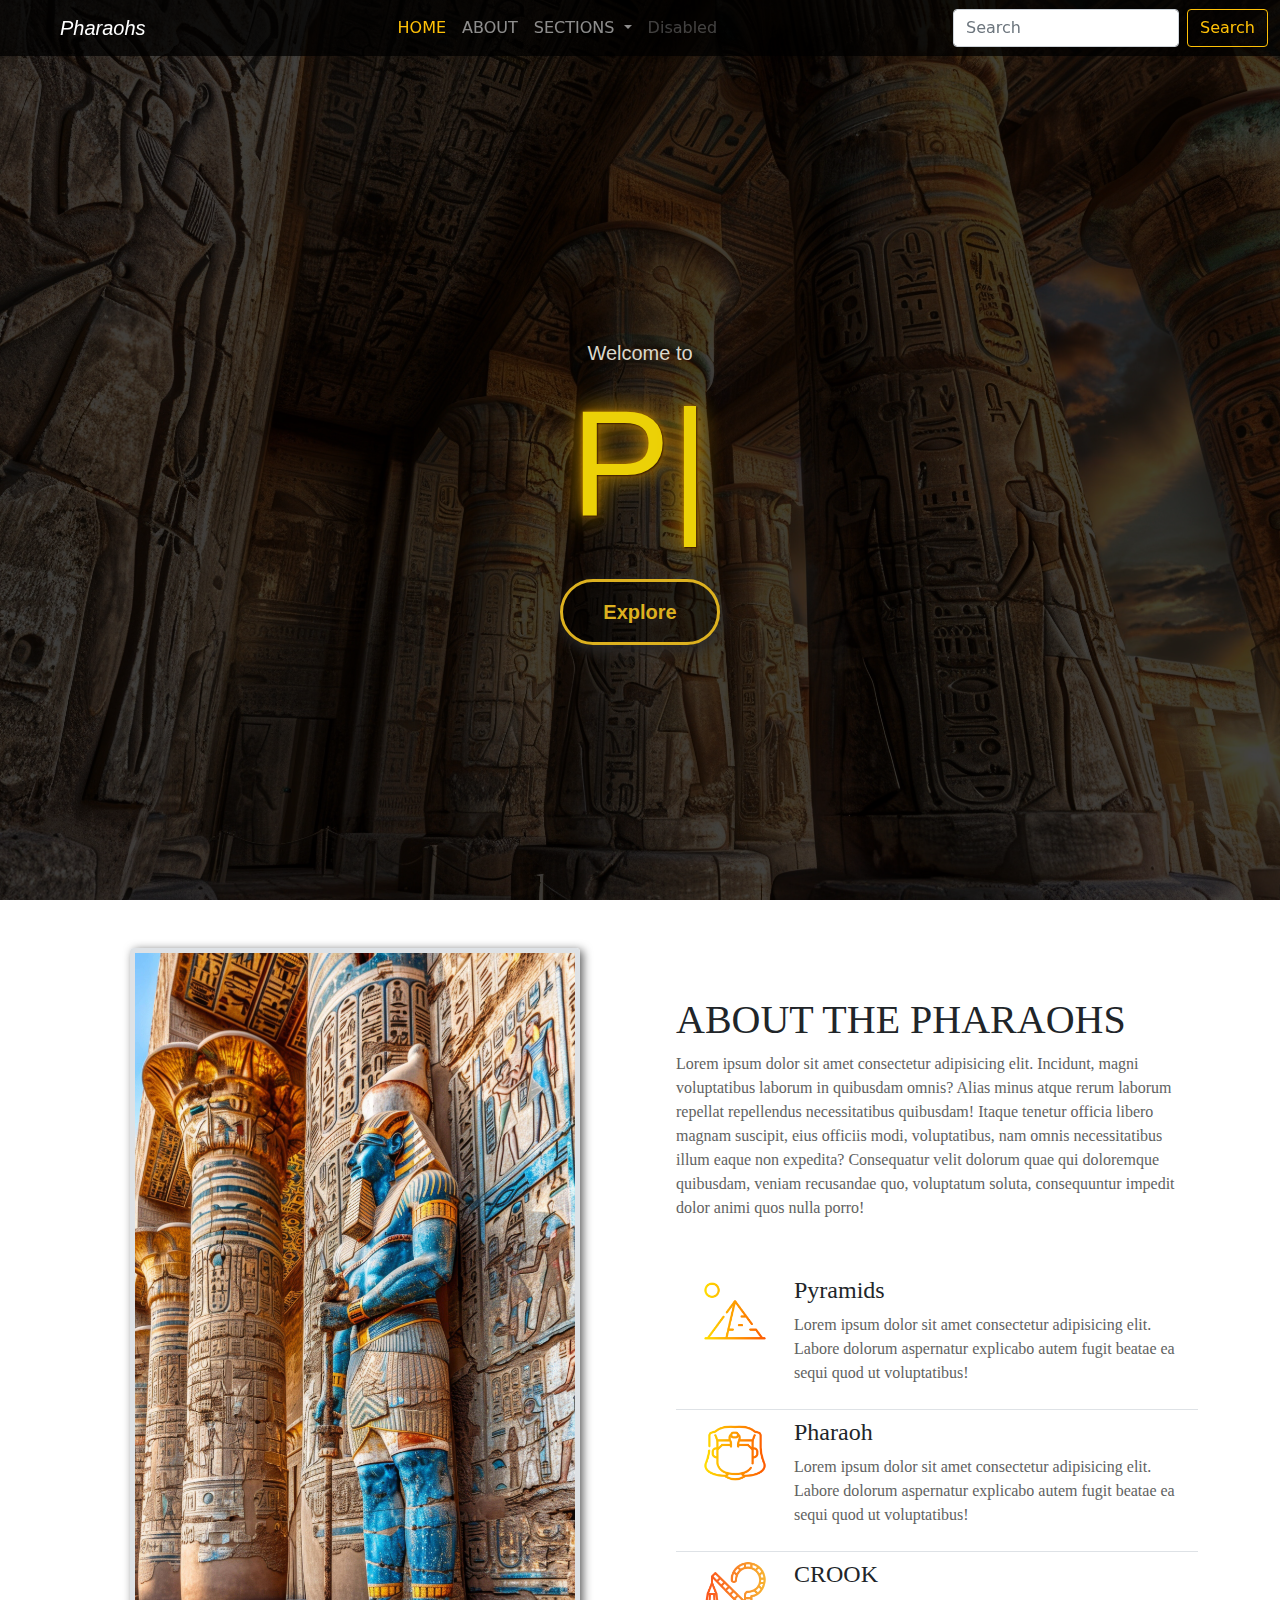
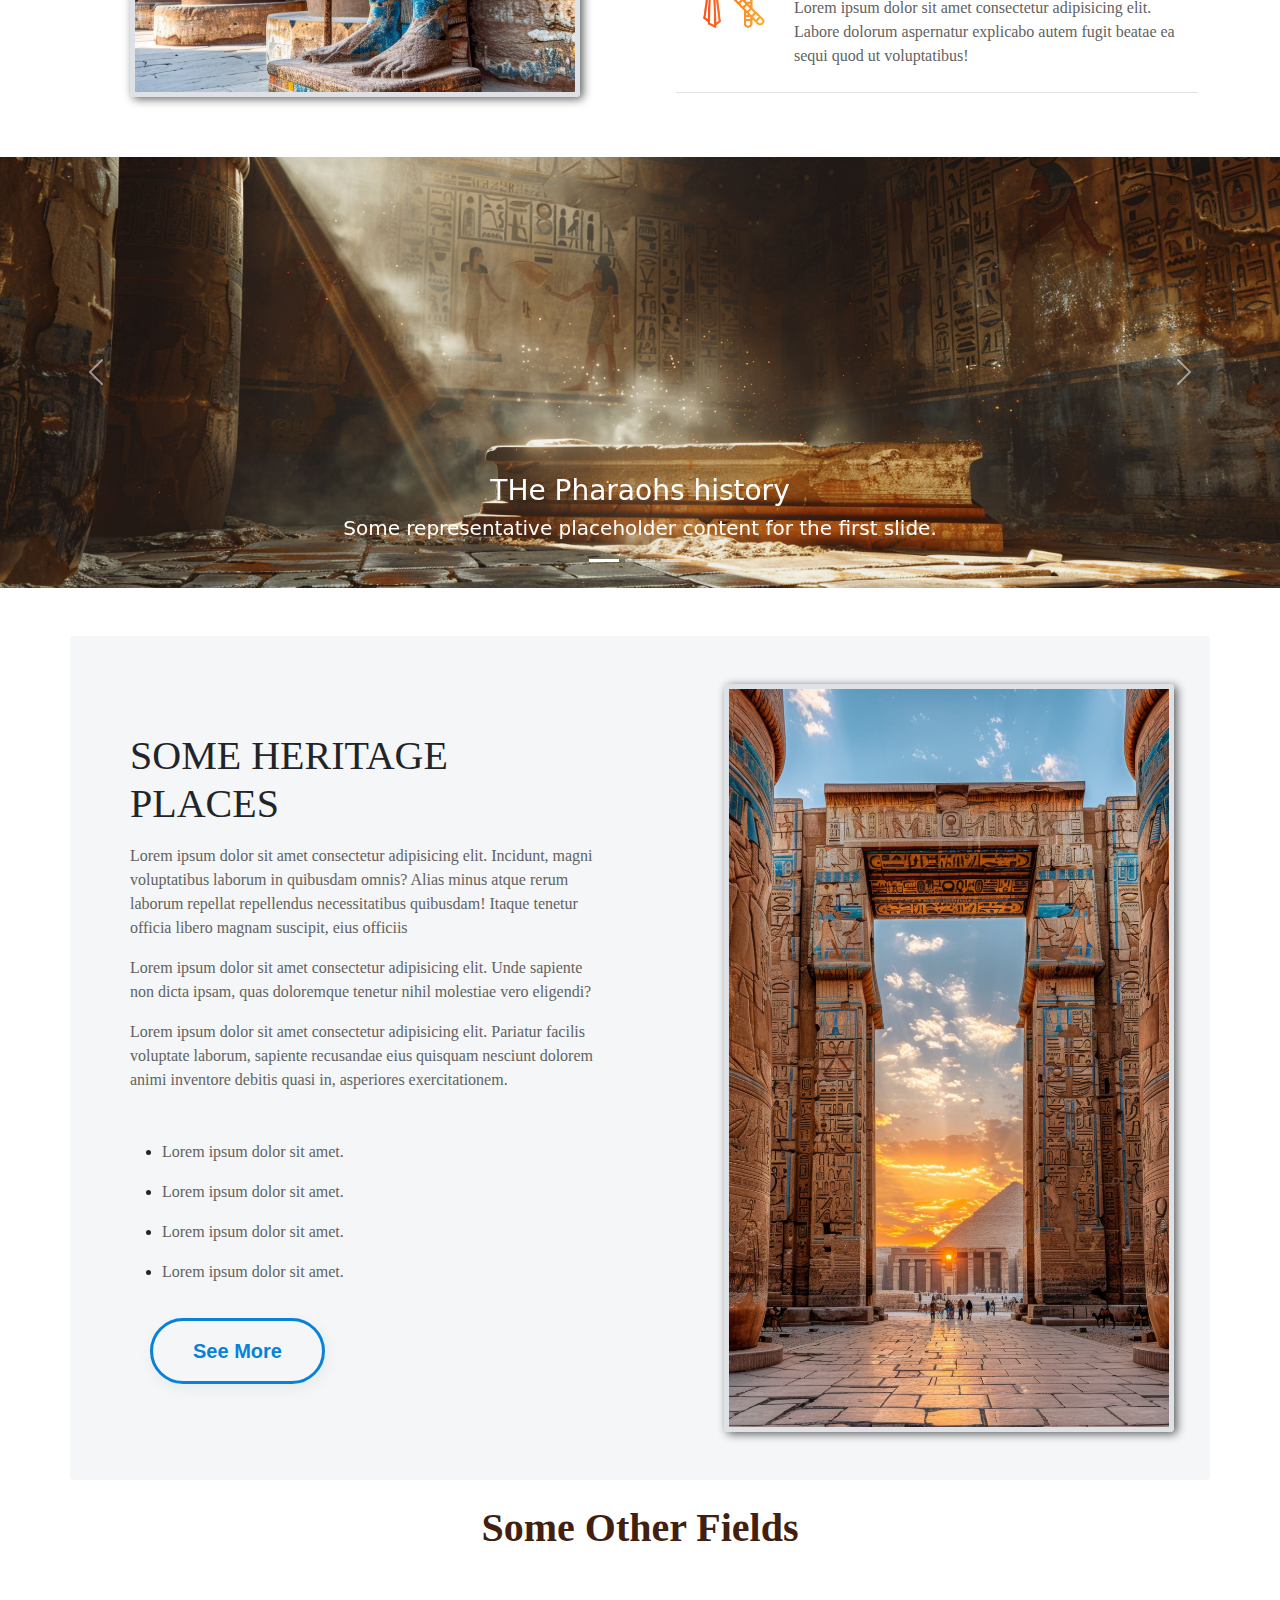
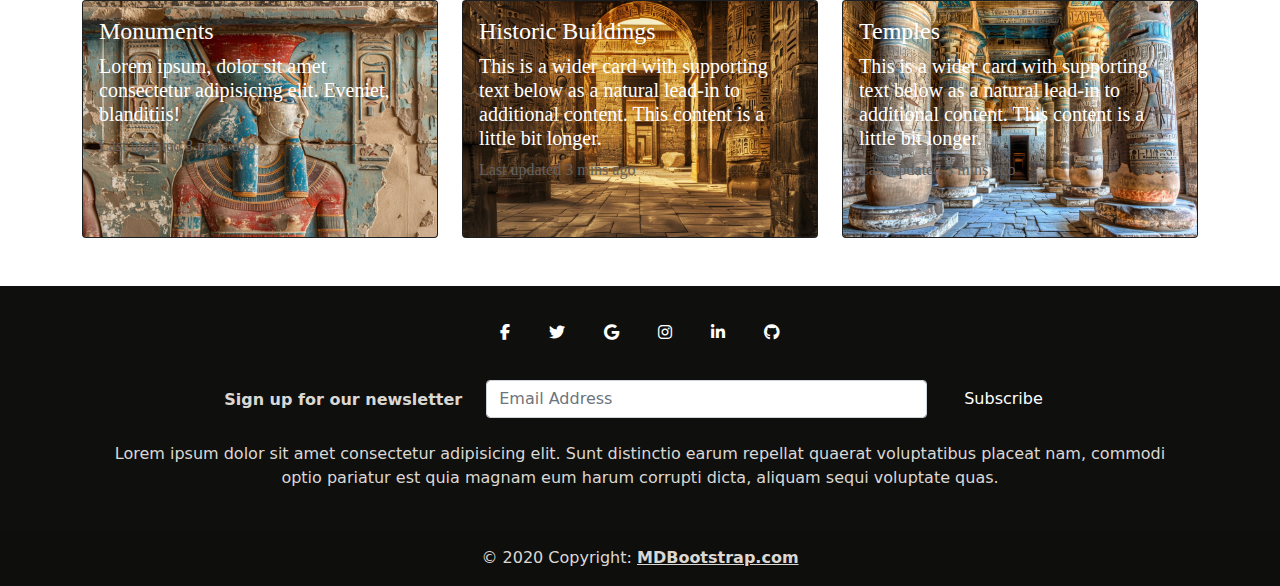
<file: index.html>
<!DOCTYPE html>
<html lang="en">
<head>
    <meta charset="UTF-8">
    <meta name="viewport" content="width=device-width, initial-scale=1.0">
    <title>Pharaohs</title>
    <link rel="stylesheet" href="./Css/all.min.css">
    <link rel="stylesheet" href="./Css/bootstrap.min.css">
    <link rel="stylesheet" href="./Css/style.css">
</head>
<body>
    <!-- Navbar -->
    <nav class="navbar navbar-expand-lg navbar-dark bg-black fixed-top bg-opacity-75 ">
        <div class="container-fluid">
          <a class="navbar-brand ms-5" href="#">Pharaohs</a>
          <button class="navbar-toggler" type="button" data-bs-toggle="collapse" data-bs-target="#navbarSupportedContent" aria-controls="navbarSupportedContent" aria-expanded="false" aria-label="Toggle navigation">
            <span class="navbar-toggler-icon"></span>
          </button>
          <div class="collapse navbar-collapse" id="navbarSupportedContent">
            <ul class="navbar-nav m-auto mb-2 mb-lg-0">
              <li class="nav-item">
                <a class="nav-link active text-warning" aria-current="page" href="#">HOME</a>
              </li>
              <li class="nav-item">
                <a class="nav-link" href="#ABOUT">ABOUT</a>
              </li>
              <li class="nav-item dropdown">
                <a class="nav-link dropdown-toggle" href="#" id="navbarDropdown" role="button" data-bs-toggle="dropdown" aria-expanded="false">
                  SECTIONS
                </a>
                <ul class="dropdown-menu" aria-labelledby="navbarDropdown">
                  <li><a class="dropdown-item" href="./Monuments.html" target="_blank">Monuments</a></li>
                  <li><a class="dropdown-item" href="./Historic Buildings.html" target="_blank">Historic Buildings</a></li>
                  <li><a class="dropdown-item" href="./Temples.html" target="_blank">Temples</a></li>
                </ul>
              </li>
              <li class="nav-item">
                <a class="nav-link disabled" href="#" tabindex="-1" aria-disabled="true">Disabled</a>
              </li>
            </ul>
            <form class="d-flex">
              <input class="form-control me-2" type="search" placeholder="Search" aria-label="Search">
              <button class="btn btn-outline-warning" type="submit">Search</button>
            </form>
          </div>
        </div>
      </nav>
    <!-- Home -->
      <div class="home" id="Home">
        <div class="home1 d-flex justify-content-center align-items-center pt-5">
            <div class="home2 pt-5">
                 <h5>Welcome to</h5>
                 <h1>P</h1>
                 <button>Explore</button>
            </div>
        </div>
       </div>
    <!-- section 1 -->  
    <div class="container mt-5" id="ABOUT">
        <div class="row align-items-start">
            <div class="col md-6 ms-5">
                <img src="./img/s1.jpg" width="450px" class="img1 rounded border border-5" >
            </div>
            <div class="col md-6 mt-5">
                <h1 >ABOUT THE PHARAOHS</h1>
                <p>Lorem ipsum dolor sit amet consectetur adipisicing elit. Incidunt, magni voluptatibus laborum in quibusdam omnis? 
                Alias minus atque rerum laborum repellat repellendus necessitatibus quibusdam! Itaque tenetur officia libero magnam
                 suscipit, eius officiis modi, voluptatibus, nam omnis necessitatibus illum eaque non expedita? Consequatur velit
                  dolorum quae qui doloremque quibusdam,
                 veniam recusandae quo, voluptatum soluta, consequuntur impedit dolor animi quos nulla porro!</p>
                <table class="table mt-5">
                    <tbody>
                        <tr>
                            <td><img src="./img/pyramid.png" class="img2 rounded ms-3" width="70px" ></td>
                            <td><div class="cont ms-2"><h4>Pyramids</h4><p>Lorem ipsum dolor sit amet consectetur adipisicing elit. 
                                Labore dolorum aspernatur explicabo autem fugit beatae ea sequi quod ut voluptatibus!</p></div></td>
                        </tr>
                        <tr>
                            <td><img src="./img/pharaoh.png" class="img2 rounded ms-3" width="70px" ></td>
                            <td><div class="cont ms-2"><h4>Pharaoh</h4><p>Lorem ipsum dolor sit amet consectetur adipisicing elit. 
                                Labore dolorum aspernatur explicabo autem fugit beatae ea sequi quod ut voluptatibus!</p></div></td>
                        </tr>
                        <tr>
                            <td><img src="./img/crook.png" class="img2 rounded ms-3" width="70px" ></td>
                            <td><div class="cont ms-2"><h4>CROOK</h4><p>Lorem ipsum dolor sit amet consectetur adipisicing elit. 
                                Labore dolorum aspernatur explicabo autem fugit beatae ea sequi quod ut voluptatibus!</p></div></td>
                        </tr>                      
                    </tbody>
                </table>
            </div>
        </div>
    </div> 
    <!-- section 2 -->
    <div id="carouselExampleCaptions" class="carousel slide mt-5" data-bs-ride="carousel">
      <div class="carousel-indicators">
        <button type="button" data-bs-target="#carouselExampleCaptions" data-bs-slide-to="0" class="active" aria-current="true" aria-label="Slide 1"></button>
        <button type="button" data-bs-target="#carouselExampleCaptions" data-bs-slide-to="1" aria-label="Slide 2"></button>
        <button type="button" data-bs-target="#carouselExampleCaptions" data-bs-slide-to="2" aria-label="Slide 3"></button>
      </div>
      <div class="carousel-inner">
        <div class="carousel-item active">
          <img src="./img/slide1.jpg" class="d-block w-100" alt="...">
          <div class="carousel-caption d-none d-md-block">
            <h3>THe Pharaohs history</h3>
            <h5>Some representative placeholder content for the first slide.</h5>
          </div>
        </div>
        <div class="carousel-item">
          <img src="./img/slide2.jpg" class="d-block w-100" alt="...">
          <div class="carousel-caption d-none d-md-block">
            <h3>THe Pharaohs history</h3>
            <h5>Some representative placeholder content for the second slide.</h5>
          </div>
        </div>
      </div>
      <button class="carousel-control-prev" type="button" data-bs-target="#carouselExampleCaptions" data-bs-slide="prev">
        <span class="carousel-control-prev-icon" aria-hidden="true"></span>
        <span class="visually-hidden">Previous</span>
      </button>
      <button class="carousel-control-next" type="button" data-bs-target="#carouselExampleCaptions" data-bs-slide="next">
        <span class="carousel-control-next-icon" aria-hidden="true"></span>
        <span class="visually-hidden">Next</span>
      </button>
    </div>
    <!-- section 3 -->
    <div class="container mt-5" >
      <div class="row align-items-start rounded" style="background-color: rgba(238, 240, 243, 0.626);" >
          <div class="col md-6 mt-5 me-5 ms-5">
              <h1 class="mt-5" >SOME HERITAGE PLACES</h1>
              <p class="mt-3">Lorem ipsum dolor sit amet consectetur adipisicing elit. Incidunt, magni voluptatibus laborum in quibusdam omnis? 
              Alias minus atque rerum laborum repellat repellendus necessitatibus quibusdam! Itaque tenetur officia libero magnam
               suscipit, eius officiis </p> 
              <p>Lorem ipsum dolor sit amet consectetur adipisicing elit. Unde sapiente non dicta ipsam,
                 quas doloremque tenetur nihil molestiae vero eligendi?</p>
                 <p>Lorem ipsum dolor sit amet consectetur adipisicing elit. Pariatur facilis voluptate laborum, sapiente recusandae eius 
                  quisquam nesciunt dolorem animi inventore debitis quasi in, asperiores exercitationem.</p>
              <ul>
                <li class="mb-2 mt-5"><p>Lorem ipsum dolor sit amet.</p></li>
                <li class="mb-2"><p>Lorem ipsum dolor sit amet.</p></li>
                <li class="mb-2"><p>Lorem ipsum dolor sit amet.</p></li>
                <li class="mb-2"><p>Lorem ipsum dolor sit amet.</p></li>
              </ul>
              <button class="button">See More</button>
          </div>
          <div class="col md-6 ms-5">
            <img src="./img/j.jpg" width="450px" class="img1 rounded border border-5 my-5" >
        </div>
      </div>
  </div>    
    <!-- section 4 -->
    <h1 class="sech1 mt-4">Some Other Fields</h1>
    <div class="container mt-5">
        <div class="row align-items-start">
            <div class="col md-4 ">
                <a href="./Monuments.html" class="card-link" target="_blank">
                    <div class="card bg-dark text-white align-items-end ">
                        <img src="./img/egyptian-wall-with-hieroglyphs (1).jpg" class="card-img" alt="...">
                        <div class="card-img-overlay ">
                            <h4 class="card-title">Monuments</h4>
                            <h5 class="card-text">Lorem ipsum, dolor sit amet consectetur adipisicing elit. Eveniet, blanditiis!</h5>
                            <p class="card-text">Last updated 3 mins ago</p>
                        </div>
                    </div>
                </a>
            </div>
          <div class="col md-4">
            <a href="./Historic Buildings.html" class="card-link" target="_blank">
                <div class="card bg-dark text-white align-items-end ">
                    <img src="./img/egyptian-wall-with-hieroglyphs (2).jpg" class="card-img" alt="...">
                    <div class="card-img-overlay">
                        <h4 class="card-title">Historic Buildings</h4>
                        <h5 class="card-text">This is a wider card with supporting text below as a natural lead-in to additional content. This content is a little bit longer.</h5>
                        <p class="card-text">Last updated 3 mins ago</p>
                    </div>
                </div>
            </a>
          </div>
          <div class="col md-4">
            <a href="./Temples.html" class="card-link" target="_blank">
                <div class="card bg-dark text-white align-items-end ">
                    <img src="./img/egyptian-wall-with-hieroglyphs (4).jpg" class="card-img" alt="...">
                    <div class="card-img-overlay">
                        <h4 class="card-title">Temples</h4>
                        <h5 class="card-text">This is a wider card with supporting text below as a natural lead-in to additional content. This content is a little bit longer.</h5>
                        <p class="card-text">Last updated 3 mins ago</p>
                    </div>
                </div>
            </a>
          </div>
        </div>
    </div>
    <!-- Footer -->
    <footer class="bg-body-tertiary text-center mt-5" style="background-color: rgb(15, 15, 14); color: rgb(219, 216, 212);">
      <div class="container p-4">
        <section class="mb-4" >
          <a data-mdb-ripple-init class="btn btn-outline btn-floating m-1 text-white" href="https://www.facebook.com" target="_blank" role="button"
            ><i class="fab fa-facebook-f"></i
          ></a>
          <a data-mdb-ripple-init class="btn btn-outline btn-floating m-1 text-white" href="https://www.twitter.com" target="_blank" role="button"
            ><i class="fab fa-twitter"></i
          ></a>
          <a data-mdb-ripple-init class="btn btn-outline btn-floating m-1 text-white" href="https://www.google.com" target="_blank" role="button"
            ><i class="fab fa-google"></i
          ></a>
          <a data-mdb-ripple-init class="btn btn-outline btn-floating m-1 text-white" href="https://www.instagram.com" target="_blank" role="button"
          ><i class="fab fa-instagram"></i
          ></a>
          <a data-mdb-ripple-init class="btn btn-outline btn-floating m-1 text-white" href="https://www.linkedin-in.com" target="_blank" role="button"
            ><i class="fab fa-linkedin-in"></i
          ></a>
          <a data-mdb-ripple-init class="btn btn-outline btn-floating m-1 text-white" href="https://www.github.com" target="_blank" role="button"
            ><i class="fab fa-github"></i
          ></a>
        </section>
        <section class="">
          <form action="">
            <div class="row d-flex justify-content-center">
              <div class="col-auto">
                <p class="pt-2">
                  <strong>Sign up for our newsletter</strong>
                </p>
              </div>
              <div class="col-md-5 col-12">
                <div data-mdb-input-init class="form-outline mb-4">
                  <input type="email" id="form5Example24" placeholder="Email Address" class="form-control" />
                </div>
              </div>
              <div class="col-auto">
                <button data-mdb-ripple-init type="submit" class="btn btn-outline mb-4 text-white">
                  Subscribe
                </button>
              </div>
            </div>
          </form>
        </section>
        <section class="mb-1">
          <p>
            Lorem ipsum dolor sit amet consectetur adipisicing elit. Sunt distinctio earum
            repellat quaerat voluptatibus placeat nam, commodi optio pariatur est quia magnam eum
            harum corrupti dicta, aliquam sequi voluptate quas.
          </p>
        </section>
      </div>
      <div class="text-center p-3" style="background-color: rgba(0, 0, 0, 0.05);">
        © 2020 Copyright:
        <a class="text-reset fw-bold" href="https://mdbootstrap.com/">MDBootstrap.com</a>
      </div>
    </footer>
<script src="./Js/bootstrap.bundle.min.js"></script>
</body>
</html>
</file>
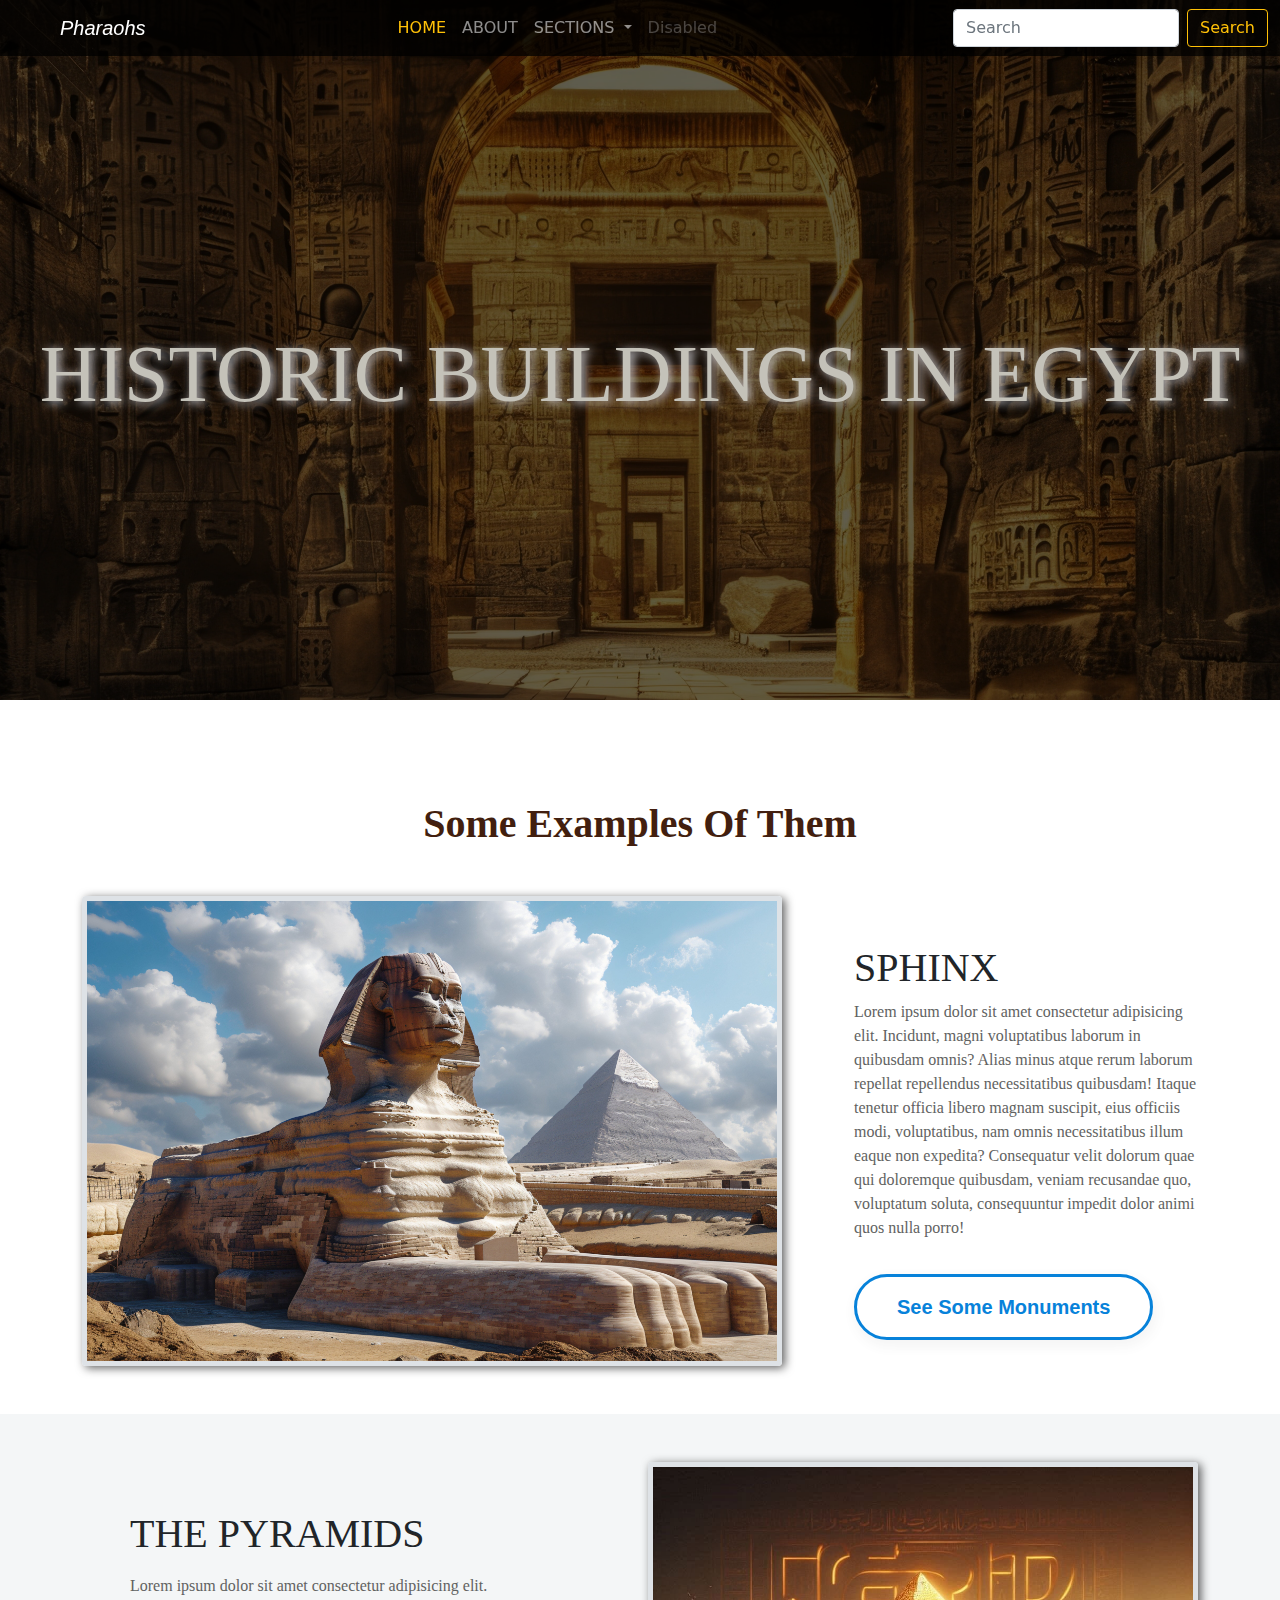
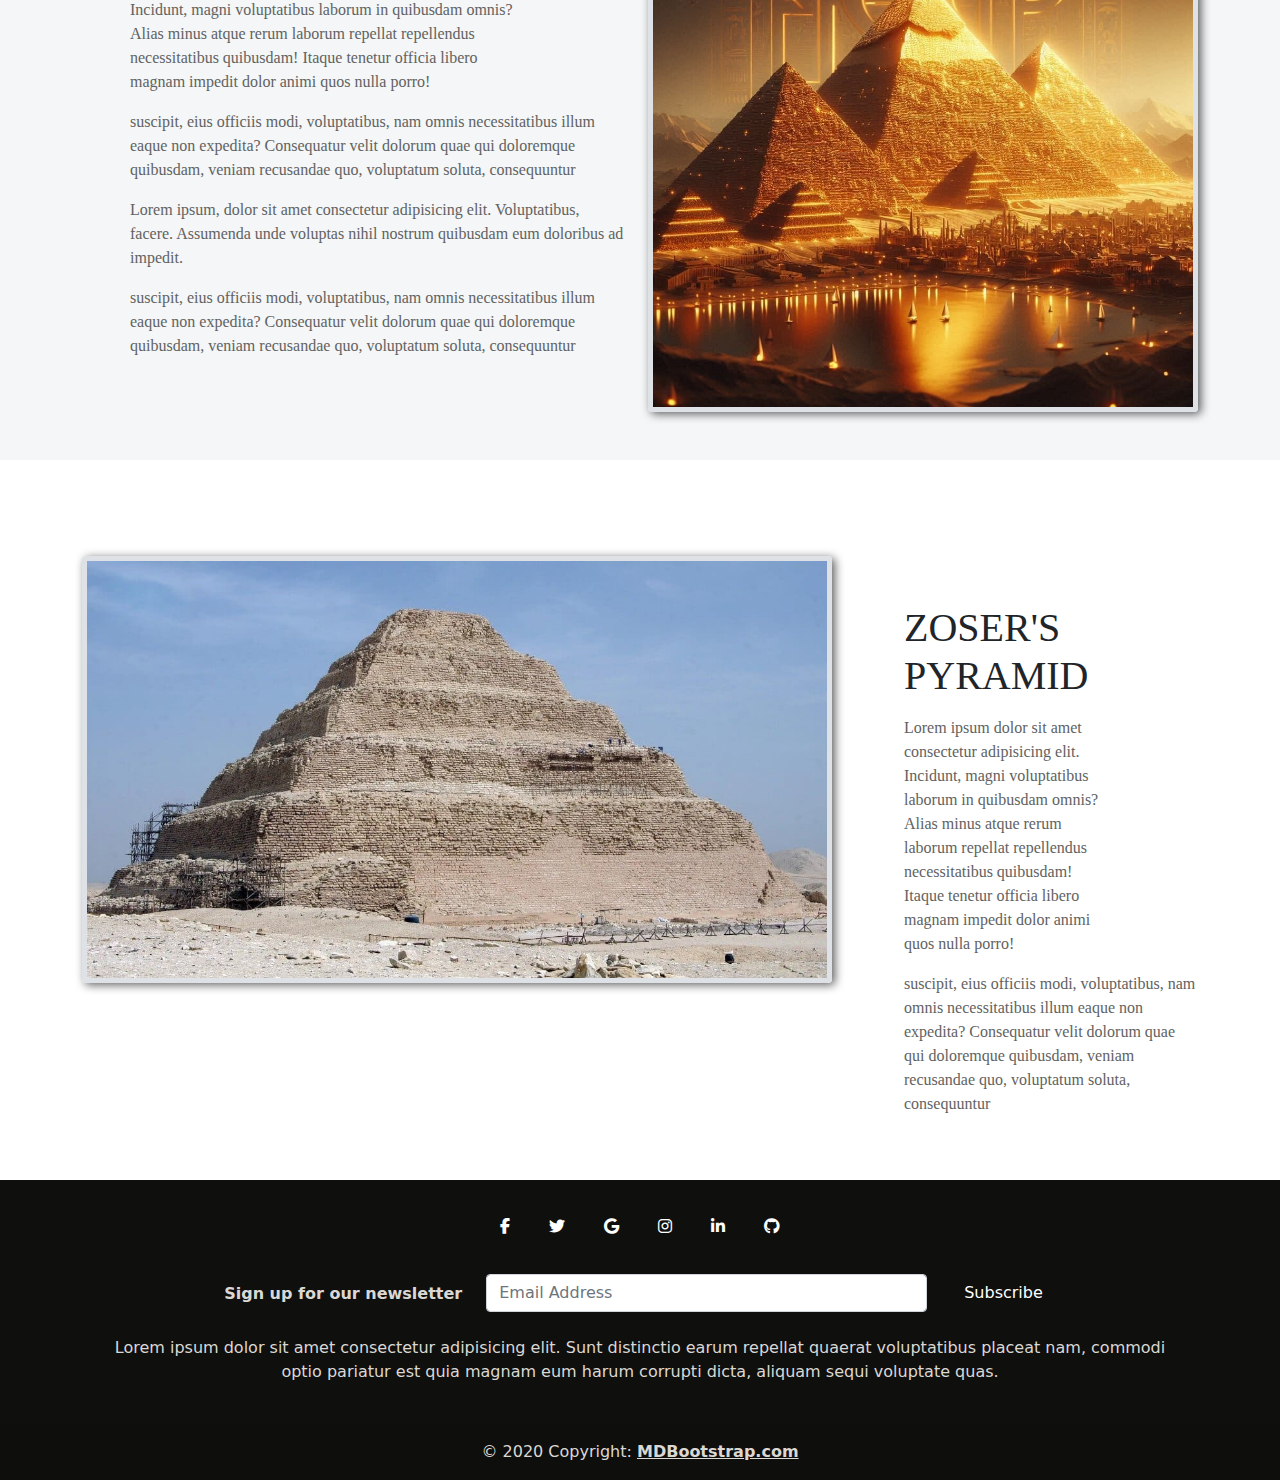
<file: Historic Buildings.html>
<!DOCTYPE html>
<html lang="en">
<head>
    <meta charset="UTF-8">
    <meta name="viewport" content="width=device-width, initial-scale=1.0">
    <title>HISTORIC BUILDINGS</title>
    <link rel="stylesheet" href="./Css/all.min.css">
    <link rel="stylesheet" href="./Css/bootstrap.min.css">
    <link rel="stylesheet" href="./Css/style.css">
</head>
<body>
    <!-- Navbar -->
    <nav class="navbar navbar-expand-lg navbar-dark bg-black fixed-top bg-opacity-75 ">
        <div class="container-fluid">
            <a class="navbar-brand ms-5" href="#">Pharaohs</a>
            <button class="navbar-toggler" type="button" data-bs-toggle="collapse" data-bs-target="#navbarSupportedContent" aria-controls="navbarSupportedContent" aria-expanded="false" aria-label="Toggle navigation">
            <span class="navbar-toggler-icon"></span>
            </button>
            <div class="collapse navbar-collapse" id="navbarSupportedContent">
            <ul class="navbar-nav m-auto mb-2 mb-lg-0">
                <li class="nav-item">
                <a class="nav-link active text-warning" aria-current="page" href="./index.html">HOME</a>
                </li>
                <li class="nav-item">
                <a class="nav-link" href="#ABOUT">ABOUT</a>
                </li>
                <li class="nav-item dropdown">
                <a class="nav-link dropdown-toggle" href="#" id="navbarDropdown" role="button" data-bs-toggle="dropdown" aria-expanded="false">
                    SECTIONS
                </a>
                <ul class="dropdown-menu" aria-labelledby="navbarDropdown">
                    <li><a class="dropdown-item" href="./Monuments.html" target="_blank">Monuments</a></li>
                    <li><a class="dropdown-item" href="./Historic Buildings.html" target="_blank">Historic Buildings</a></li>
                    <li><a class="dropdown-item" href="./Temples.html" target="_blank">Temples</a></li>
                </ul>
                </li>
                <li class="nav-item">
                <a class="nav-link disabled" href="#" tabindex="-1" aria-disabled="true">Disabled</a>
                </li>
            </ul>
            <form class="d-flex">
                <input class="form-control me-2" type="search" placeholder="Search" aria-label="Search">
                <button class="btn btn-outline-warning" type="submit">Search</button>
            </form>
            </div>
        </div>
    </nav>
    <!--Cover-->
    <div class="coverh">
        <div class="cover1 d-flex justify-content-center align-items-center pt-5">
            <div class="cover2 pt-5">
                <h1>HISTORIC BUILDINGS IN EGYPT</h1>
            </div>
        </div>
    </div>
    <!-- Section 1 -->
    <h1 class="sech1">Some Examples Of Them</h1>
    <div class="container mt-5">
        <div class="row align-items-start">
            <div class="col md-6 ">
                <img src="./img/view-world-monument-celebrate-world-heritage-day.jpg" width="700px" class="img1 rounded border border-5" >
            </div>
            <div class="col md-6 mt-5 ms-5">
                <h1>SPHINX</h1>
                <p>Lorem ipsum dolor sit amet consectetur adipisicing elit. Incidunt, magni voluptatibus laborum in quibusdam omnis? 
                Alias minus atque rerum laborum repellat repellendus necessitatibus quibusdam! Itaque tenetur officia libero magnam
                 suscipit, eius officiis modi, voluptatibus, nam omnis necessitatibus illum eaque non expedita? Consequatur velit
                  dolorum quae qui doloremque quibusdam,
                 veniam recusandae quo, voluptatum soluta, consequuntur impedit dolor animi quos nulla porro!</p>
                 <button href="./Monuments.html" class="button ms-0">See Some Monuments</button>
            </div>
        </div>
    </div> 
    <!-- Section 2 -->
    <div class="cont1" style="background-color: rgba(238, 240, 243, 0.626);">
        <div class="container mt-5">
            <div class="row align-items-start">
                <div class="col md-6 mt-5 ms-5">
                    <h1 class=" mt-5 mb-3">THE PYRAMIDS</h1>
                    <p class="me-5 pe-5">Lorem ipsum dolor sit amet consectetur adipisicing elit. Incidunt, magni voluptatibus laborum in quibusdam omnis? 
                    Alias minus atque rerum laborum repellat repellendus necessitatibus quibusdam! Itaque tenetur officia libero magnam
                    impedit dolor animi quos nulla porro!</p>
                    <p>  suscipit, eius officiis modi, voluptatibus, nam omnis necessitatibus illum eaque non expedita? Consequatur velit
                        dolorum quae qui doloremque quibusdam,
                       veniam recusandae quo, voluptatum soluta, consequuntur</p>
                    <P>Lorem ipsum, dolor sit amet consectetur adipisicing elit. Voluptatibus, facere. Assumenda unde 
                        voluptas nihil nostrum quibusdam eum doloribus ad impedit.</P>
                        <p>  suscipit, eius officiis modi, voluptatibus, nam omnis necessitatibus illum eaque non expedita? Consequatur velit
                            dolorum quae qui doloremque quibusdam,
                           veniam recusandae quo, voluptatum soluta, consequuntur</p>
                </div>
                <div class="col md-6 ">
                    <img src="./img/c1.jpg" width="550px" class="img1 rounded border border-5 my-5" >
                </div>
            </div>
        </div> 
    </div>
    <!-- Section 3 -->
    <div class="cont1">
        <div class="container mt-5">
            <div class="row align-items-start">
                <div class="col md-6 ms-0">
                    <img src="./img/zoser.jpg" width="750px" class="img1 rounded border border-5 my-5" >
                </div>
                
                <div class="col md-6 mt-5 ms-5">
                    <h1 class=" mt-5 mb-3">ZOSER'S PYRAMID</h1>
                    <p class="me-5 pe-5">Lorem ipsum dolor sit amet consectetur adipisicing elit. Incidunt, magni voluptatibus laborum in quibusdam omnis? 
                    Alias minus atque rerum laborum repellat repellendus necessitatibus quibusdam! Itaque tenetur officia libero magnam
                    impedit dolor animi quos nulla porro!</p>
                    <p>  suscipit, eius officiis modi, voluptatibus, nam omnis necessitatibus illum eaque non expedita? Consequatur velit
                        dolorum quae qui doloremque quibusdam,
                       veniam recusandae quo, voluptatum soluta, consequuntur</p>
                  
                </div>
               
            </div>
        </div> 
    </div>
    <!-- Footer -->
    <footer class="bg-body-tertiary text-center mt-5" style="background-color: rgb(15, 15, 14); color: rgb(219, 216, 212);">
        <div class="container p-4">
            <section class="mb-4" >
            <a data-mdb-ripple-init class="btn btn-outline btn-floating m-1 text-white" href="https://www.facebook.com" target="_blank" role="button"
                ><i class="fab fa-facebook-f"></i
            ></a>
            <a data-mdb-ripple-init class="btn btn-outline btn-floating m-1 text-white" href="https://www.twitter.com" target="_blank" role="button"
                ><i class="fab fa-twitter"></i
            ></a>
            <a data-mdb-ripple-init class="btn btn-outline btn-floating m-1 text-white" href="https://www.google.com" target="_blank" role="button"
                ><i class="fab fa-google"></i
            ></a>
            <a data-mdb-ripple-init class="btn btn-outline btn-floating m-1 text-white" href="https://www.instagram.com" target="_blank" role="button"
            ><i class="fab fa-instagram"></i
            ></a>
            <a data-mdb-ripple-init class="btn btn-outline btn-floating m-1 text-white" href="https://www.linkedin-in.com" target="_blank" role="button"
                ><i class="fab fa-linkedin-in"></i
            ></a>
            <a data-mdb-ripple-init class="btn btn-outline btn-floating m-1 text-white" href="https://www.github.com" target="_blank" role="button"
                ><i class="fab fa-github"></i
            ></a>
            </section>
            <section class="">
            <form action="">
                <div class="row d-flex justify-content-center">
                <div class="col-auto">
                    <p class="pt-2">
                    <strong>Sign up for our newsletter</strong>
                    </p>
                </div>
                <div class="col-md-5 col-12">
                    <div data-mdb-input-init class="form-outline mb-4">
                    <input type="email" id="form5Example24" placeholder="Email Address" class="form-control" />
                    
                    </div>
                </div>
                <div class="col-auto">
                    <button data-mdb-ripple-init type="submit" class="btn btn-outline mb-4 text-white">
                    Subscribe
                    </button>
                </div>
                </div>
            </form>
            </section>
            <section class="mb-1">
            <p>
                Lorem ipsum dolor sit amet consectetur adipisicing elit. Sunt distinctio earum
                repellat quaerat voluptatibus placeat nam, commodi optio pariatur est quia magnam eum
                harum corrupti dicta, aliquam sequi voluptate quas.
            </p>
            </section>
        </div>
        <div class="text-center p-3" style="background-color: rgba(0, 0, 0, 0.05);">
            © 2020 Copyright:
            <a class="text-reset fw-bold" href="https://mdbootstrap.com/">MDBootstrap.com</a>
        </div>
    </footer>  
    <script src="./Js/bootstrap.bundle.min.js"></script>  
</body>
</html>
</file>
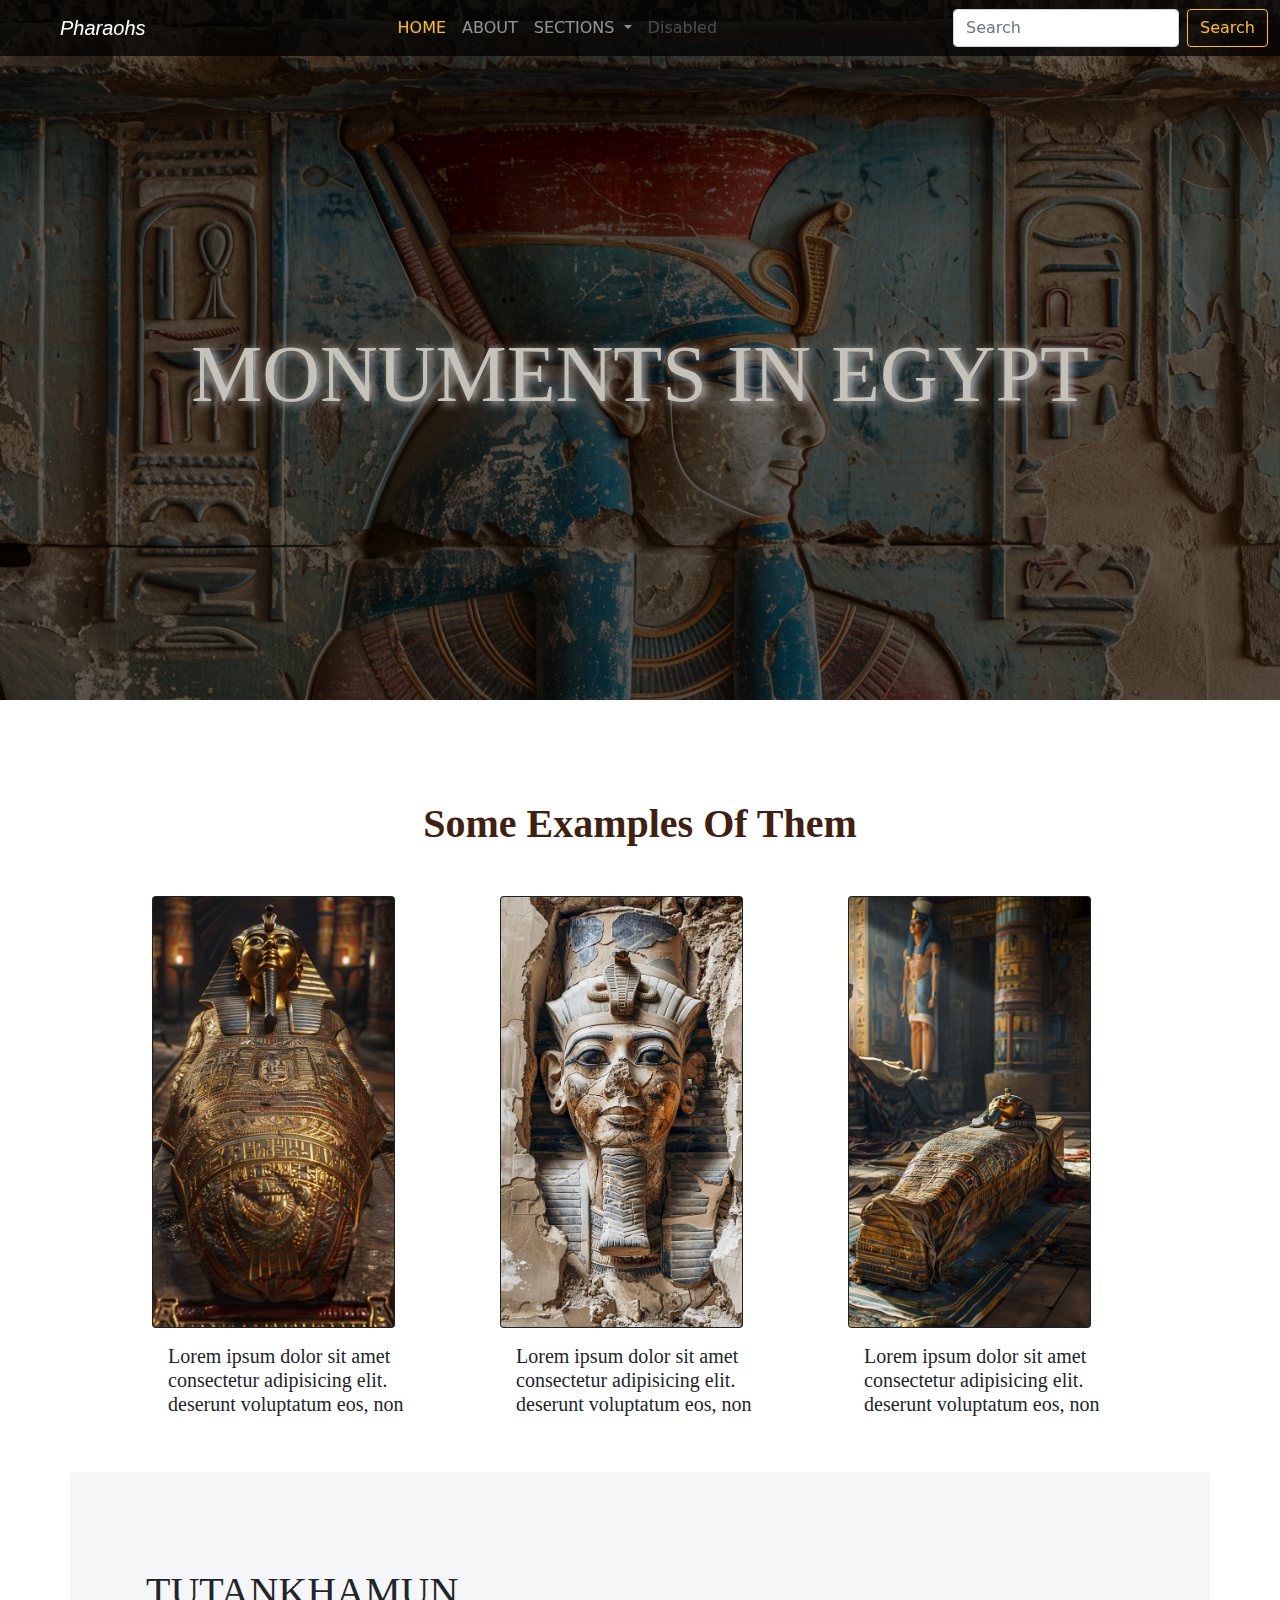
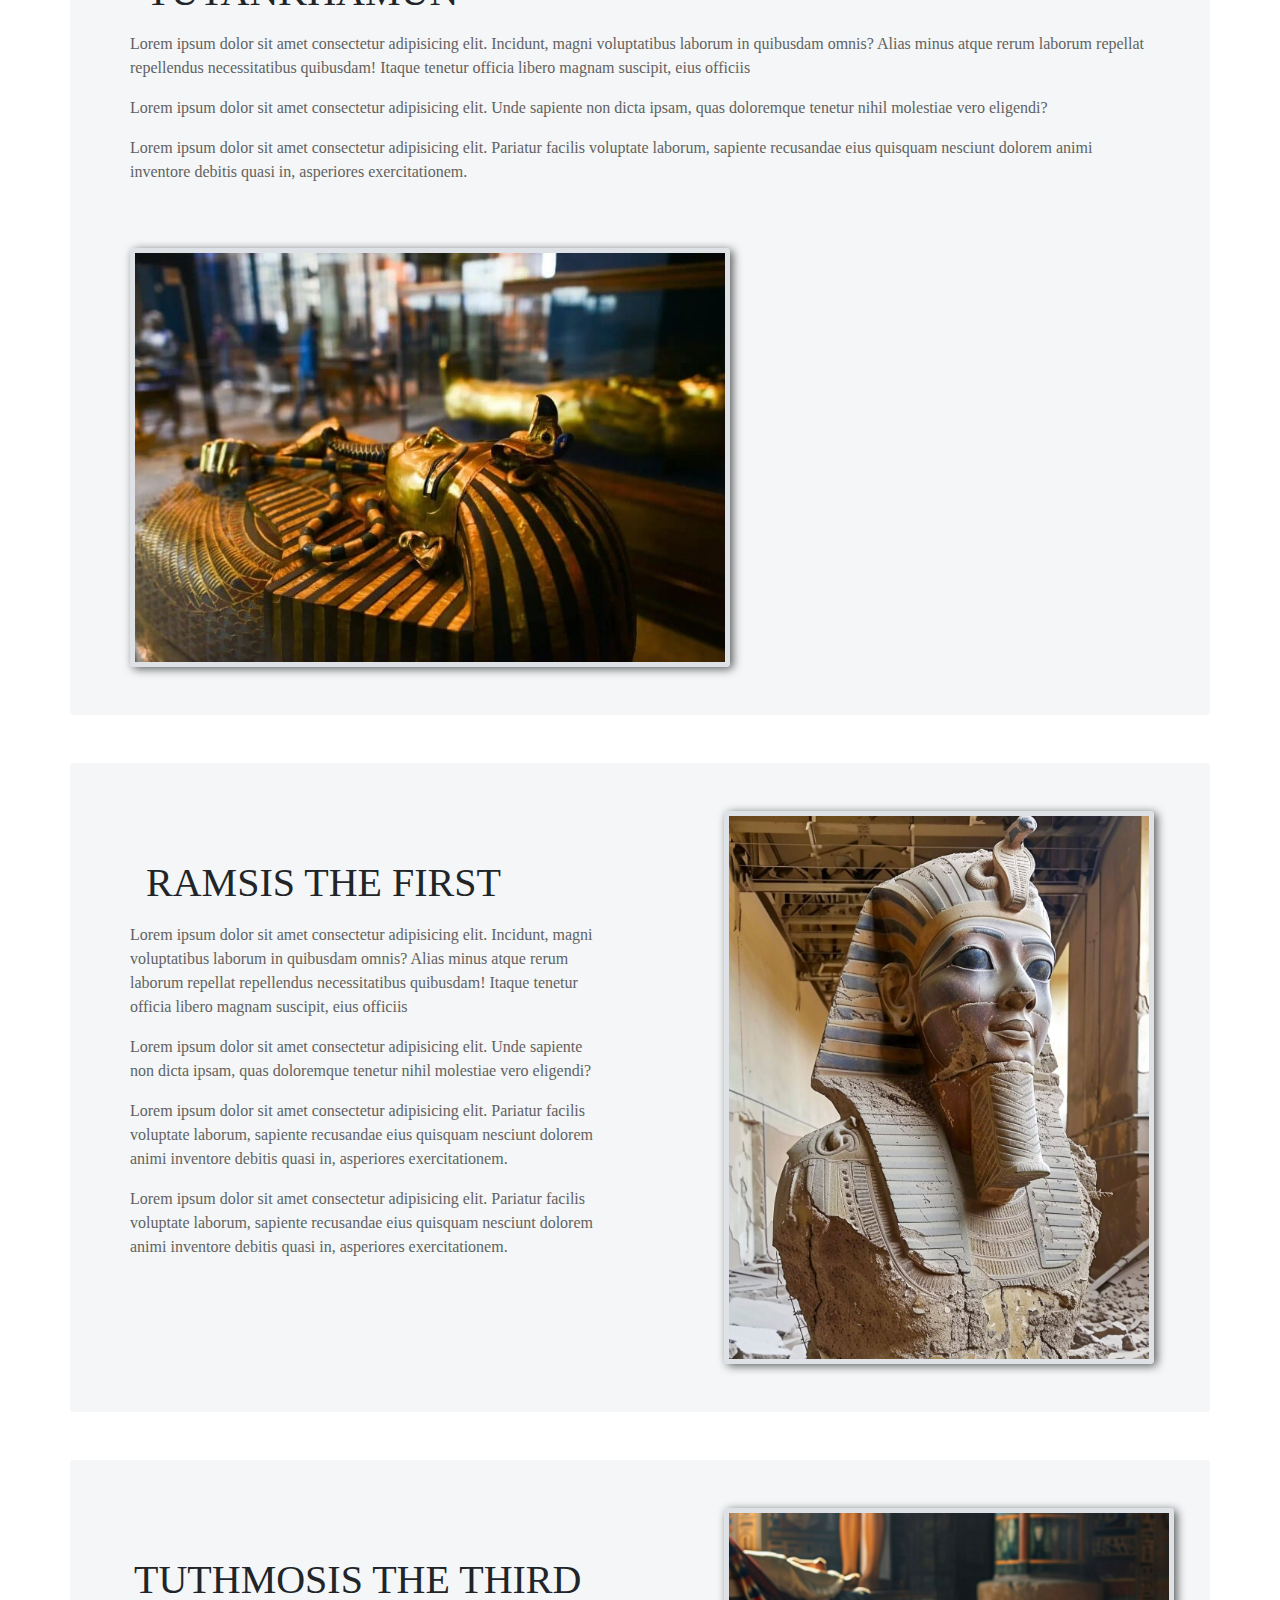
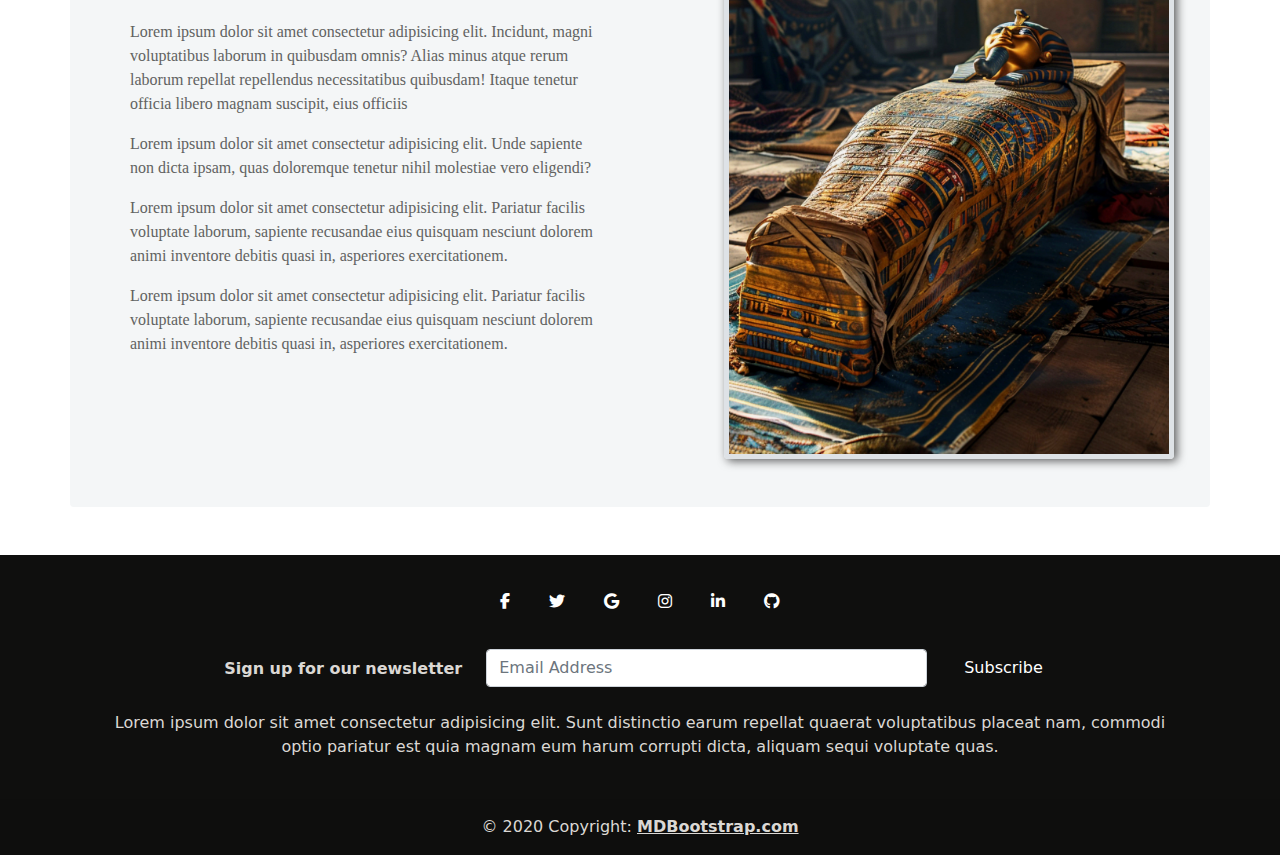
<file: Monuments.html>
<!DOCTYPE html>
<html lang="en">
<head>
    <meta charset="UTF-8">
    <meta name="viewport" content="width=device-width, initial-scale=1.0">
    <title>Monuments</title>
    <link rel="stylesheet" href="./Css/all.min.css">
    <link rel="stylesheet" href="./Css/bootstrap.min.css">
    <link rel="stylesheet" href="./Css/style.css">
</head>
<body>
     <!-- Navbar -->
     <nav class="navbar navbar-expand-lg navbar-dark bg-black fixed-top bg-opacity-75 ">
        <div class="container-fluid">
          <a class="navbar-brand ms-5" href="#">Pharaohs</a>
          <button class="navbar-toggler" type="button" data-bs-toggle="collapse" data-bs-target="#navbarSupportedContent" aria-controls="navbarSupportedContent" aria-expanded="false" aria-label="Toggle navigation">
            <span class="navbar-toggler-icon"></span>
          </button>
          <div class="collapse navbar-collapse" id="navbarSupportedContent">
            <ul class="navbar-nav m-auto mb-2 mb-lg-0">
              <li class="nav-item">
                <a class="nav-link active text-warning" aria-current="page" href="./index.html">HOME</a>
              </li>
              <li class="nav-item">
                <a class="nav-link" href="#ABOUT">ABOUT</a>
              </li>
              <li class="nav-item dropdown">
                <a class="nav-link dropdown-toggle" href="#" id="navbarDropdown" role="button" data-bs-toggle="dropdown" aria-expanded="false">
                  SECTIONS
                </a>
                <ul class="dropdown-menu" aria-labelledby="navbarDropdown">
                  <li><a class="dropdown-item" href="./Monuments.html" target="_blank">Monuments</a></li>
                  <li><a class="dropdown-item" href="./Historic Buildings.html" target="_blank">Historic Buildings</a></li>
                  <li><a class="dropdown-item" href="./Temples.html" target="_blank">Temples</a></li>
                </ul>
              </li>
              <li class="nav-item">
                <a class="nav-link disabled" href="#" tabindex="-1" aria-disabled="true">Disabled</a>
              </li>
            </ul>
            <form class="d-flex">
              <input class="form-control me-2" type="search" placeholder="Search" aria-label="Search">
              <button class="btn btn-outline-warning" type="submit">Search</button>
            </form>
          </div>
        </div>
      </nav>
    <!--Cover-->
    <div class="cover">
        <div class="cover1 d-flex justify-content-center align-items-center pt-5">
            <div class="cover2 pt-5">
                <h1>MONUMENTS IN EGYPT</h1>
            </div>
        </div>
    </div>
    <!-- section 1 -->
    <h1 class="sech1">Some Examples Of Them</h1>
    <div class="container mt-5 me-5">
        <div class="row align-items-start">
            <div class="col md-4 ms-5">
                <a href="#sec1" class="card-link">
                    <div class="card bg-dark text-white align-items-end w-75 ">
                        <img src="./img/m1.jpg" class="card-img " alt="...">
                        
                    </div>
                </a>
                <h5 class="mt-3 px-3 pe-5">Lorem ipsum dolor sit amet consectetur adipisicing elit. 
                    deserunt voluptatum eos, non </h5>
            </div>
          <div class="col md-4 ">
            <a href="#sec2" class="card-link" >
                <div class="card bg-dark text-white align-items-end w-75 ">
                    <img src="./img/m2.jpg"  class="card-img" alt="...">
                </div>
            </a>
            <h5 class="mt-3 px-3 pe-5">Lorem ipsum dolor sit amet consectetur adipisicing elit. 
                deserunt voluptatum eos, non </h5>
          </div>
          <div class="col md-4 me-5">
            <a href="#sec3" class="card-link" >
                <div class="card bg-dark text-white align-items-end w-75 ">
                    <img src="./img/m11.jpg" class="card-img" alt="...">
                </div>
            </a>
            <h5 class="mt-3 px-3 pe-5">Lorem ipsum dolor sit amet consectetur adipisicing elit. 
                deserunt voluptatum eos, non </h5>
          </div>
        </div>
    </div>
    <!-- section 2-->
    <div class="container mt-5" id="sec1">
        <div class="row align-items-start rounded" style="background-color: rgba(238, 240, 243, 0.626);" >
            <div class="col md-6 mt-5 me-5 ms-5">
                <h1 class="mt-5 ms-3" >TUTANKHAMUN</h1>
                <p class="mt-3">Lorem ipsum dolor sit amet consectetur adipisicing elit. Incidunt, magni voluptatibus laborum in quibusdam omnis? 
                Alias minus atque rerum laborum repellat repellendus necessitatibus quibusdam! Itaque tenetur officia libero magnam
                 suscipit, eius officiis </p> 
                <p>Lorem ipsum dolor sit amet consectetur adipisicing elit. Unde sapiente non dicta ipsam,
                   quas doloremque tenetur nihil molestiae vero eligendi?</p>
                   <p>Lorem ipsum dolor sit amet consectetur adipisicing elit. Pariatur facilis voluptate laborum, sapiente recusandae eius 
                    quisquam nesciunt dolorem animi inventore debitis quasi in, asperiores exercitationem.</p>
        
            </div>
            <div class="col md-6 ms-5">
              <img src="./img/1.jpg" width="600px" class="img1 rounded border border-5 my-5 me-4" >
          </div>
        </div>
    </div>  
    <!-- section 3-->
    <div class="container mt-5" id="sec2">
        <div class="row align-items-start rounded" style="background-color: rgba(238, 240, 243, 0.626);" >
            <div class="col md-6 mt-5 me-5 ms-5">
                <h1 class="mt-5 ms-3" >RAMSIS THE FIRST</h1>
                <p class="mt-3">Lorem ipsum dolor sit amet consectetur adipisicing elit. Incidunt, magni voluptatibus laborum in quibusdam omnis? 
                Alias minus atque rerum laborum repellat repellendus necessitatibus quibusdam! Itaque tenetur officia libero magnam
                    suscipit, eius officiis </p> 
                <p>Lorem ipsum dolor sit amet consectetur adipisicing elit. Unde sapiente non dicta ipsam,
                    quas doloremque tenetur nihil molestiae vero eligendi?</p>
                    <p>Lorem ipsum dolor sit amet consectetur adipisicing elit. Pariatur facilis voluptate laborum, sapiente recusandae eius 
                    quisquam nesciunt dolorem animi inventore debitis quasi in, asperiores exercitationem.</p>
                    <p>Lorem ipsum dolor sit amet consectetur adipisicing elit. Pariatur facilis voluptate laborum, sapiente recusandae eius 
                        quisquam nesciunt dolorem animi inventore debitis quasi in, asperiores exercitationem.</p>
            </div>
            <div class="col md-6 ms-5">
                <img src="./img/m22.jpg" width="430px" class="img1 rounded border border-5 my-5 me-4" >
            </div>
        </div>
    </div>  
    <!-- section 4-->
    <div class="container mt-5" id="sec3">
        <div class="row align-items-start rounded" style="background-color: rgba(238, 240, 243, 0.626);" >
            <div class="col md-6 mt-5 me-5 ms-5">
                <h1 class="mt-5 ms-1" >TUTHMOSIS THE THIRD</h1>
                <p class="mt-3">Lorem ipsum dolor sit amet consectetur adipisicing elit. Incidunt, magni voluptatibus laborum in quibusdam omnis? 
                Alias minus atque rerum laborum repellat repellendus necessitatibus quibusdam! Itaque tenetur officia libero magnam
                    suscipit, eius officiis </p> 
                <p>Lorem ipsum dolor sit amet consectetur adipisicing elit. Unde sapiente non dicta ipsam,
                    quas doloremque tenetur nihil molestiae vero eligendi?</p>
                    <p>Lorem ipsum dolor sit amet consectetur adipisicing elit. Pariatur facilis voluptate laborum, sapiente recusandae eius 
                    quisquam nesciunt dolorem animi inventore debitis quasi in, asperiores exercitationem.</p>
                    <p>Lorem ipsum dolor sit amet consectetur adipisicing elit. Pariatur facilis voluptate laborum, sapiente recusandae eius 
                        quisquam nesciunt dolorem animi inventore debitis quasi in, asperiores exercitationem.</p>
            
            </div>
            <div class="col md-6 ms-5">
                <img src="./img/m111.jpg" width="450px" class="img1 rounded border border-5 my-5 me-4" >
            </div>
        </div>
    </div> 
    <!-- Footer -->
    <footer class="bg-body-tertiary text-center mt-5" style="background-color: rgb(15, 15, 14); color: rgb(219, 216, 212);">
        <div class="container p-4">
            <section class="mb-4" >
            <a data-mdb-ripple-init class="btn btn-outline btn-floating m-1 text-white" href="https://www.facebook.com" target="_blank" role="button"
                ><i class="fab fa-facebook-f"></i
            ></a>
            <a data-mdb-ripple-init class="btn btn-outline btn-floating m-1 text-white" href="https://www.twitter.com" target="_blank" role="button"
                ><i class="fab fa-twitter"></i
            ></a>
            <a data-mdb-ripple-init class="btn btn-outline btn-floating m-1 text-white" href="https://www.google.com" target="_blank" role="button"
                ><i class="fab fa-google"></i
            ></a>
            <a data-mdb-ripple-init class="btn btn-outline btn-floating m-1 text-white" href="https://www.instagram.com" target="_blank" role="button"
            ><i class="fab fa-instagram"></i
            ></a>
            <a data-mdb-ripple-init class="btn btn-outline btn-floating m-1 text-white" href="https://www.linkedin-in.com" target="_blank" role="button"
                ><i class="fab fa-linkedin-in"></i
            ></a>
            <a data-mdb-ripple-init class="btn btn-outline btn-floating m-1 text-white" href="https://www.github.com" target="_blank" role="button"
                ><i class="fab fa-github"></i
            ></a>
            </section>
            <section class="">
            <form action="">
                <div class="row d-flex justify-content-center">
                <div class="col-auto">
                    <p class="pt-2">
                    <strong>Sign up for our newsletter</strong>
                    </p>
                </div>
                <div class="col-md-5 col-12">
                    <div data-mdb-input-init class="form-outline mb-4">
                    <input type="email" id="form5Example24" placeholder="Email Address" class="form-control" />
                    
                    </div>
                </div>
                <div class="col-auto">
                    <button data-mdb-ripple-init type="submit" class="btn btn-outline mb-4 text-white">
                    Subscribe
                    </button>
                </div>
                </div>
            </form>
            </section>
            <section class="mb-1">
            <p>
                Lorem ipsum dolor sit amet consectetur adipisicing elit. Sunt distinctio earum
                repellat quaerat voluptatibus placeat nam, commodi optio pariatur est quia magnam eum
                harum corrupti dicta, aliquam sequi voluptate quas.
            </p>
            </section>
        </div>
        <div class="text-center p-3" style="background-color: rgba(0, 0, 0, 0.05);">
            © 2020 Copyright:
            <a class="text-reset fw-bold" href="https://mdbootstrap.com/">MDBootstrap.com</a>
        </div>
    </footer>
    <script src="./Js/bootstrap.bundle.min.js"></script>  
</body>
</html>
</file>
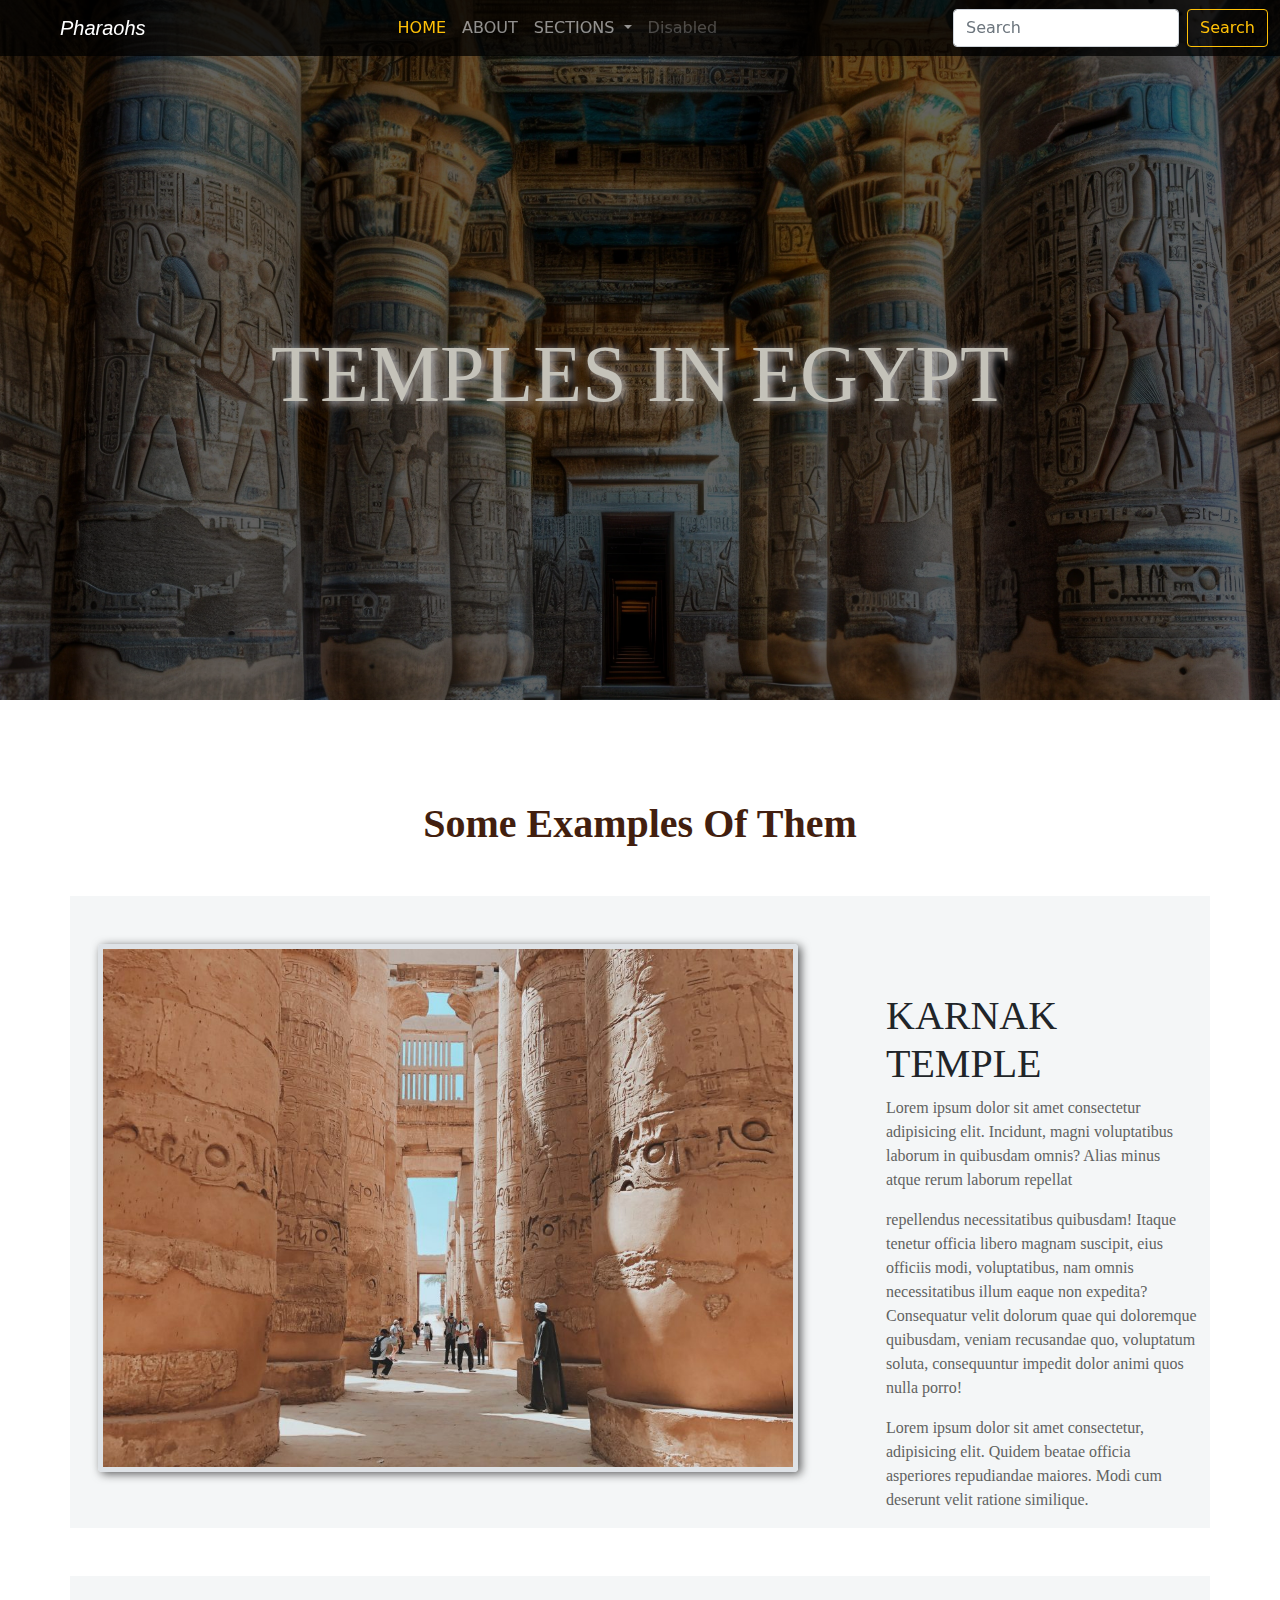
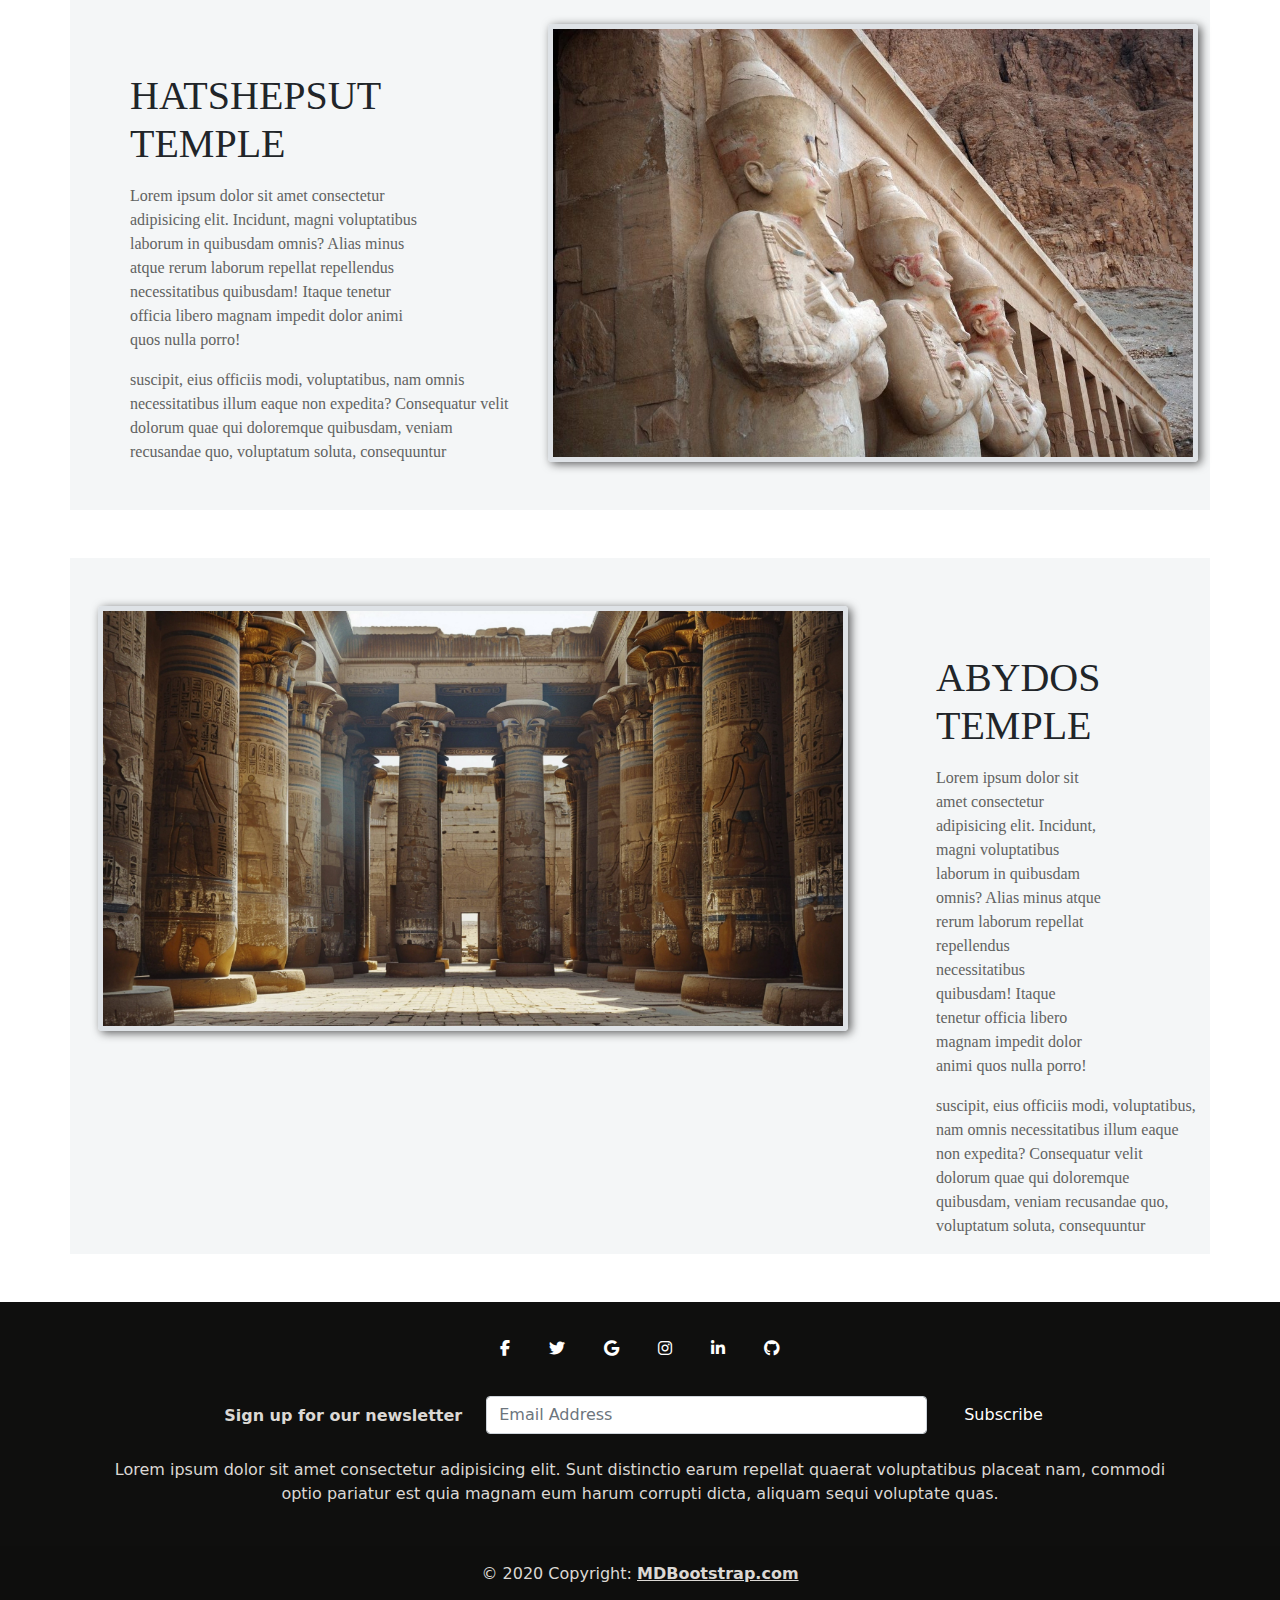
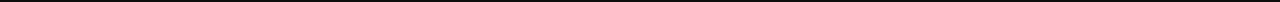
<file: Temples.html>
<!DOCTYPE html>
<html lang="en">
<head>
    <meta charset="UTF-8">
    <meta name="viewport" content="width=device-width, initial-scale=1.0">
    <title>TEMPLES</title>
    <link rel="stylesheet" href="./Css/all.min.css">
    <link rel="stylesheet" href="./Css/bootstrap.min.css">
    <link rel="stylesheet" href="./Css/style.css">
</head>
<body>
    <!-- Navbar -->
    <nav class="navbar navbar-expand-lg navbar-dark bg-black fixed-top bg-opacity-75 ">
    <div class="container-fluid">
        <a class="navbar-brand ms-5" href="#">Pharaohs</a>
        <button class="navbar-toggler" type="button" data-bs-toggle="collapse" data-bs-target="#navbarSupportedContent" aria-controls="navbarSupportedContent" aria-expanded="false" aria-label="Toggle navigation">
        <span class="navbar-toggler-icon"></span>
        </button>
        <div class="collapse navbar-collapse" id="navbarSupportedContent">
        <ul class="navbar-nav m-auto mb-2 mb-lg-0">
            <li class="nav-item">
            <a class="nav-link active text-warning" aria-current="page" href="./index.html">HOME</a>
            </li>
            <li class="nav-item">
            <a class="nav-link" href="#ABOUT">ABOUT</a>
            </li>
            <li class="nav-item dropdown">
            <a class="nav-link dropdown-toggle" href="#" id="navbarDropdown" role="button" data-bs-toggle="dropdown" aria-expanded="false">
                SECTIONS
            </a>
            <ul class="dropdown-menu" aria-labelledby="navbarDropdown">
                <li><a class="dropdown-item" href="./Monuments.html" target="_blank">Monuments</a></li>
                <li><a class="dropdown-item" href="./Historic Buildings.html" target="_blank">Historic Buildings</a></li>
                <li><a class="dropdown-item" href="./Temples.html" target="_blank">Temples</a></li>
            </ul>
            </li>
            <li class="nav-item">
            <a class="nav-link disabled" href="#" tabindex="-1" aria-disabled="true">Disabled</a>
            </li>
        </ul>
        <form class="d-flex">
            <input class="form-control me-2" type="search" placeholder="Search" aria-label="Search">
            <button class="btn btn-outline-warning" type="submit">Search</button>
        </form>
        </div>
    </div>
    </nav>
    <!--Cover-->
    <div class="covert">
        <div class="cover1 d-flex justify-content-center align-items-center pt-5">
            <div class="cover2 pt-5">
                <h1>TEMPLES IN EGYPT</h1>
            </div>
        </div>
       </div>
    <!-- Section 1 -->
    <h1 class="sech1">Some Examples Of Them</h1>
    <div class="container mt-5" style="background-color: rgba(238, 240, 243, 0.626);">
        <div class="row align-items-start">
            <div class="col md-6 ">
                <img src="./img/karnak.jpg" width="700px" class="img1 rounded border border-5 my-5 mx-3" >
            </div>
            <div class="col md-6 mt-5 ms-5">
                <h1 class="mt-5">KARNAK TEMPLE</h1>
                <p>Lorem ipsum dolor sit amet consectetur adipisicing elit. Incidunt, magni voluptatibus laborum in quibusdam omnis? 
                Alias minus atque rerum laborum repellat </p>
                <p>repellendus necessitatibus quibusdam! Itaque tenetur officia libero magnam
                    suscipit, eius officiis modi, voluptatibus, nam omnis necessitatibus illum eaque non expedita? Consequatur velit
                     dolorum quae qui doloremque quibusdam,
                     veniam recusandae quo, voluptatum soluta, consequuntur impedit dolor animi quos nulla porro!</p>
                <p>Lorem ipsum dolor sit amet consectetur, adipisicing elit. Quidem beatae officia asperiores repudiandae maiores. 
                    Modi cum deserunt velit ratione similique.</p>
            </div>
        </div>
    </div> 
    <!-- Section 2 -->
        <div class="container mt-5 " style="background-color: rgba(238, 240, 243, 0.626);">
            <div class="row align-items-start">
                <div class="col md-6 mt-5 ms-5">
                    <h1 class=" mt-5 mb-3">HATSHEPSUT TEMPLE</h1>
                    <p class="me-5 pe-5">Lorem ipsum dolor sit amet consectetur adipisicing elit. Incidunt, magni voluptatibus laborum in quibusdam omnis? 
                    Alias minus atque rerum laborum repellat repellendus necessitatibus quibusdam! Itaque tenetur officia libero magnam
                    impedit dolor animi quos nulla porro!</p>
                    <p>  suscipit, eius officiis modi, voluptatibus, nam omnis necessitatibus illum eaque non expedita? Consequatur velit
                        dolorum quae qui doloremque quibusdam,
                       veniam recusandae quo, voluptatum soluta, consequuntur</p>
                    
                </div>
                <div class="col md-6 ">
                    <img src="./img/hatshepsut temple.jpg" width="650px" class="img1 rounded border border-5 my-5" >
                </div>
            </div>
        </div> 
    
    <!-- Section 3 -->
    <div class="cont1">
        <div class="container mt-5" style="background-color: rgba(238, 240, 243, 0.626);">
            <div class="row align-items-start">
                <div class="col md-6 ms-0">
                    <img src="./img/abydos.jpg" width="750px" class="img1 rounded border border-5 my-5 mx-3" >
                </div>
                
                <div class="col md-6 mt-5 ms-5">
                    <h1 class=" mt-5 mb-3">ABYDOS TEMPLE</h1>
                    <p class="me-5 pe-5">Lorem ipsum dolor sit amet consectetur adipisicing elit. Incidunt, magni voluptatibus laborum in quibusdam omnis? 
                    Alias minus atque rerum laborum repellat repellendus necessitatibus quibusdam! Itaque tenetur officia libero magnam
                    impedit dolor animi quos nulla porro!</p>
                    <p>  suscipit, eius officiis modi, voluptatibus, nam omnis necessitatibus illum eaque non expedita? Consequatur velit
                        dolorum quae qui doloremque quibusdam,
                       veniam recusandae quo, voluptatum soluta, consequuntur</p>              
                </div> 
            </div>
        </div> 
    </div>
    <!-- Footer -->
    <footer class="bg-body-tertiary text-center mt-5" style="background-color: rgb(15, 15, 14); color: rgb(219, 216, 212);">
        <div class="container p-4">
            <section class="mb-4" >
            <a data-mdb-ripple-init class="btn btn-outline btn-floating m-1 text-white" href="https://www.facebook.com" target="_blank" role="button"
                ><i class="fab fa-facebook-f"></i
            ></a>
            <a data-mdb-ripple-init class="btn btn-outline btn-floating m-1 text-white" href="https://www.twitter.com" target="_blank" role="button"
                ><i class="fab fa-twitter"></i
            ></a>
            <a data-mdb-ripple-init class="btn btn-outline btn-floating m-1 text-white" href="https://www.google.com" target="_blank" role="button"
                ><i class="fab fa-google"></i
            ></a>
            <a data-mdb-ripple-init class="btn btn-outline btn-floating m-1 text-white" href="https://www.instagram.com" target="_blank" role="button"
            ><i class="fab fa-instagram"></i
            ></a>
            <a data-mdb-ripple-init class="btn btn-outline btn-floating m-1 text-white" href="https://www.linkedin-in.com" target="_blank" role="button"
                ><i class="fab fa-linkedin-in"></i
            ></a>
            <a data-mdb-ripple-init class="btn btn-outline btn-floating m-1 text-white" href="https://www.github.com" target="_blank" role="button"
                ><i class="fab fa-github"></i
            ></a>
            </section>
            <section class="">
            <form action="">
                <div class="row d-flex justify-content-center">
                <div class="col-auto">
                    <p class="pt-2">
                    <strong>Sign up for our newsletter</strong>
                    </p>
                </div>
                <div class="col-md-5 col-12">
                    <div data-mdb-input-init class="form-outline mb-4">
                    <input type="email" id="form5Example24" placeholder="Email Address" class="form-control" />
                    
                    </div>
                </div>
                <div class="col-auto">
                    <button data-mdb-ripple-init type="submit" class="btn btn-outline mb-4 text-white">
                    Subscribe
                    </button>
                </div>
                </div>
            </form>
            </section>
            <section class="mb-1">
            <p>
                Lorem ipsum dolor sit amet consectetur adipisicing elit. Sunt distinctio earum
                repellat quaerat voluptatibus placeat nam, commodi optio pariatur est quia magnam eum
                harum corrupti dicta, aliquam sequi voluptate quas.
            </p>
            </section>
        </div>
        <div class="text-center p-3" style="background-color: rgba(0, 0, 0, 0.05);">
            © 2020 Copyright:
            <a class="text-reset fw-bold" href="https://mdbootstrap.com/">MDBootstrap.com</a>
        </div>
    </footer>
    <script src="./Js/bootstrap.bundle.min.js"></script>  
</body>
</html>
</file>
<file: Css/style.css>
.body,html{
    background-color: rgb(220, 220, 199);
}
.navbar-brand{
    font-family: sans-serif;
    font-style: italic;
}
.home{
    background-image: url(../img/c2.jpg);
    background-position: center center;
    background-size: cover;
    height: 100vh;
    background-attachment: fixed;
    font-family: sans-serif;
}
.home1{
    background-color: rgba(0, 0, 0, 0.736);
    width: 100%;
    height: 100%;
    top: 0;
    left: 0;
}
.home2{
 text-align: center;
 color: #dbd8cc;
}
.home2 h1{
    font-size: 150px;
    color: rgb(236, 209, 7);
    text-shadow: 1px 1px 2px rgb(48, 20, 1), 0 0 25px rgb(236, 169, 0), 0 0 5px rgb(169, 102, 1);
    font-family: Impact, Haettenschweiler, 'Arial Narrow Bold', sans-serif;
}
.home2 h1::after{
    content: "|";
    animation-name: doha;
    animation-duration: 7s;
    animation-iteration-count: infinite;
}
@keyframes doha{
0% { content: "";}
5% { content: "H";}
10% { content: "HA";}
15% { content: "HAR";}
20% { content: "HARA";}
25% { content: "HARAO";}
30% { content: "HARAOH";}
35% { content: "HARAOHS";}
40% { content: "HARAOHS";}
45% { content: "HARAOHS";}
50% { content: "HARAOHS";}
55% { content: "HARAOHS";}
60% { content: "HARAOHS";}
65% { content: "HARAOH";}
70% { content: "HARAO";}
75% { content: "HARA";}
80% { content: "HAR";}
85% { content: "HA";}
90% { content: "H";}
100% { content: "";}
}
.home2 button{
    color: #ddb11f;
    background-color: rgba(0, 0, 0, 0.44);
    padding: 15px 40px;
    margin-top: 18px;
    font-weight: 600;
    font-family: 'Gill Sans', 'Gill Sans MT', Calibri, 'Trebuchet MS', sans-serif;
    font-size: 20px;
    border:  #ddb11f solid 3px;
    border-radius: 800px;
    margin-bottom: 10px;
    box-shadow: 2px 5px 12px 2px rgba(41, 40, 40, 0.842); 
}
.home2 button:hover{
    border: none;
    color: rgba(234, 231, 227, 0.941); 
    background-color: #48453c;
    transition-duration: 0.5s;
}
.card-link .card-img {
    transition: transform 0.3s ease, filter 0.3s ease;
}
.card-link:hover .card-img {
    transform: scale(1.05);
    filter: brightness(70%);
}
.img1{
    box-shadow: 3px 2px 10px rgba(0, 0, 0, 0.629) ;
}
.col{
    font-family: Georgia, 'Times New Roman', Times, serif;
    font-weight: 400;
}
.col p{
   color: rgb(97, 98, 97);
}
.cover{
    background-image: url(../img/egyptian-wall-with-hieroglyphs\ \(1\).jpg);
    background-position: center center;
    background-size: cover;
    height: 700px;
    background-attachment: fixed;
    font-family: sans-serif;
}
.cover1{
    background-color: rgba(0, 0, 0, 0.61);
    width: 100%;
    height: 100%;
    top: 0;
    left: 0;
}
.cover2 h1{
 text-align: center;
 color: #c4c2b9;
 text-shadow: 3px 2px 10px rgb(201, 201, 206) ;
 font-family: Cambria, Cochin, Georgia, Times, 'Times New Roman', serif;
 font-size: 80px;
 padding-bottom: 40px;
}
.coverh{
    background-image: url(../img/egyptian-wall-with-hieroglyphs\ \(2\).jpg);
    background-position: center center;
    background-size: cover;
    height: 700px;
    background-attachment: fixed;
    font-family: sans-serif; 
}
.covert{
    background-image: url(../img/egyptian-wall-with-hieroglyphs\ \(4\).jpg);
    background-position: center center;
    background-size: cover;
    height: 700px;
    background-attachment: fixed;
    font-family: sans-serif;
}
.button{
    color: #0782da;
    background-color: #0782da00;
    padding: 15px 40px;
    margin-top: 18px;
    font-weight: 600;
    font-family: sans-serif;
    font-size: 20px;
    border:  #0782da solid 3px;
    border-radius: 800px;
    margin-left: 20px;
    box-shadow: 2px 5px 12px 2px rgba(84, 83, 83, 0.058); 
}
.button:hover{
    border: none;
    color: rgba(234, 231, 227, 0.941); 
    background-color: #134cb7;
    transition-duration: 0.5s;
}
.sech1{
    font-family: 'Times New Roman', Times, serif;
    font-weight: bold;
    text-align: center;
    margin-top: 100px;
    color: #421f0f;
}
</file>
